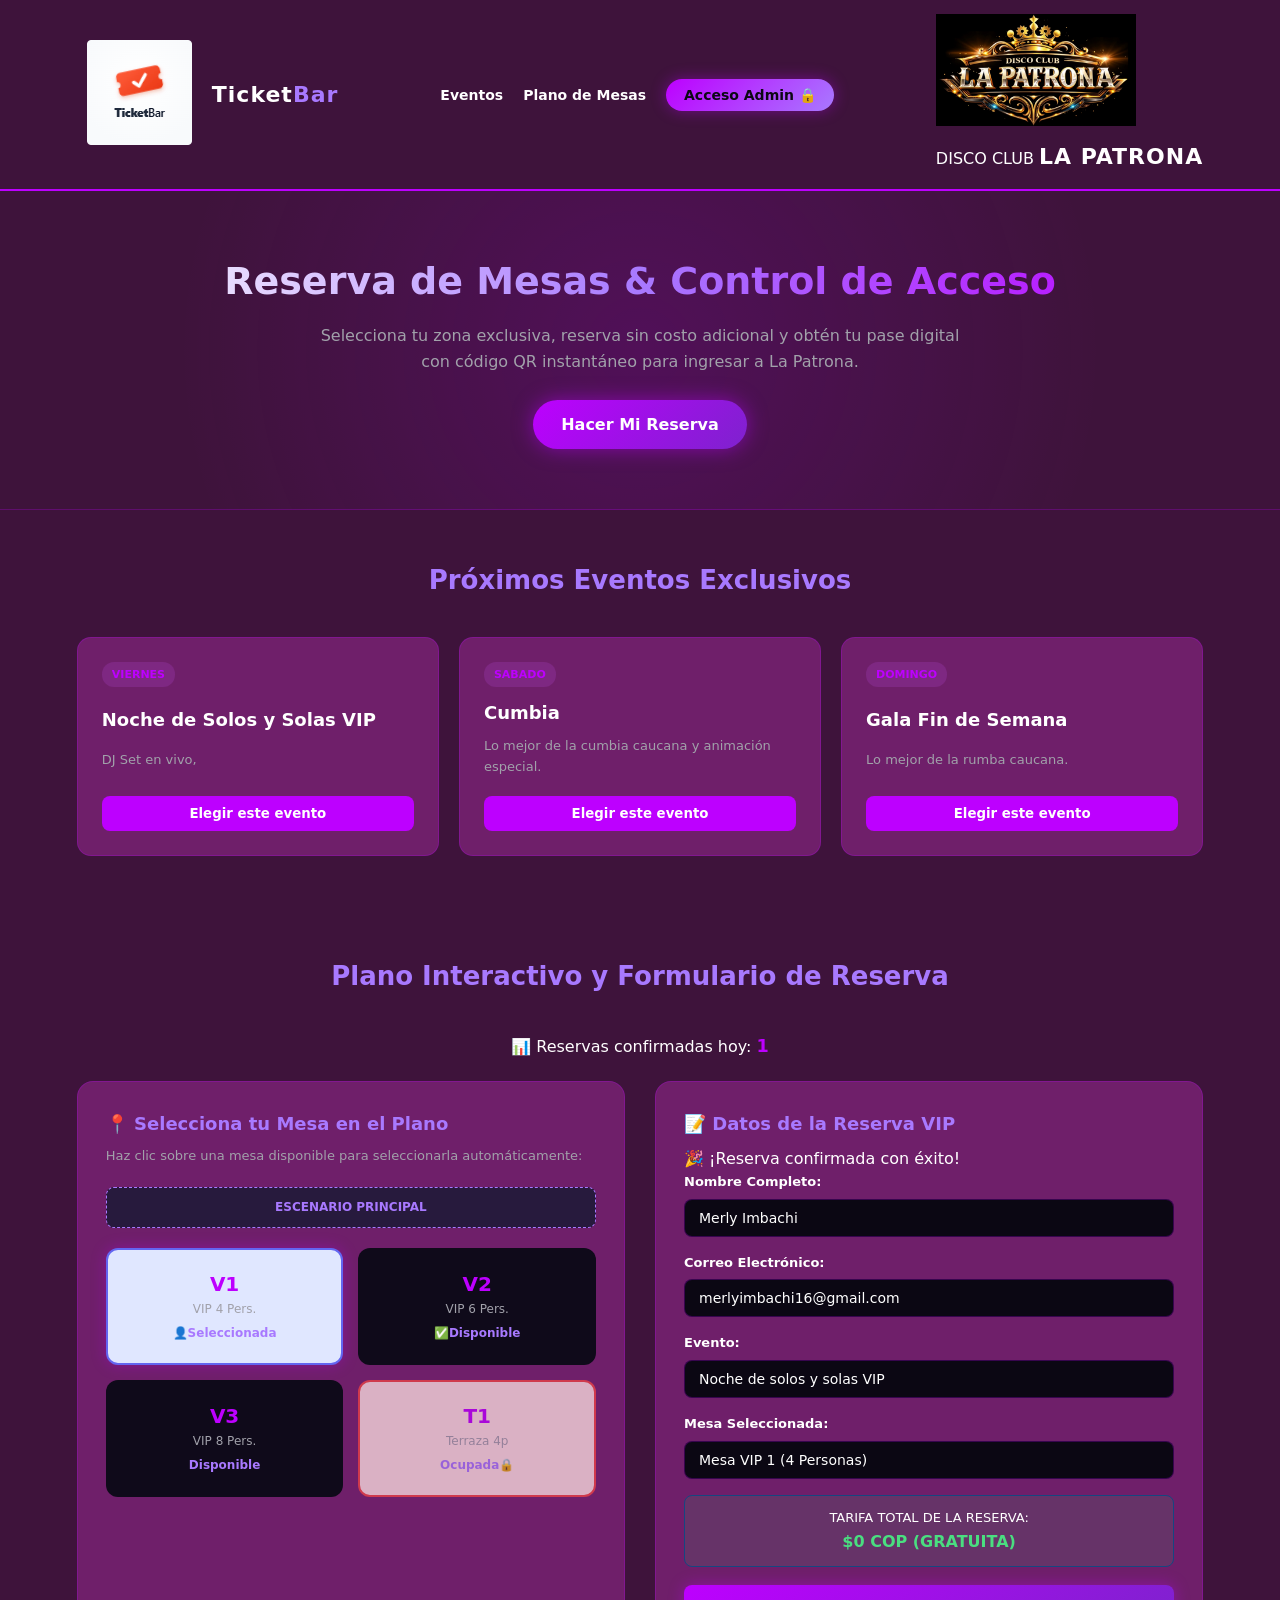
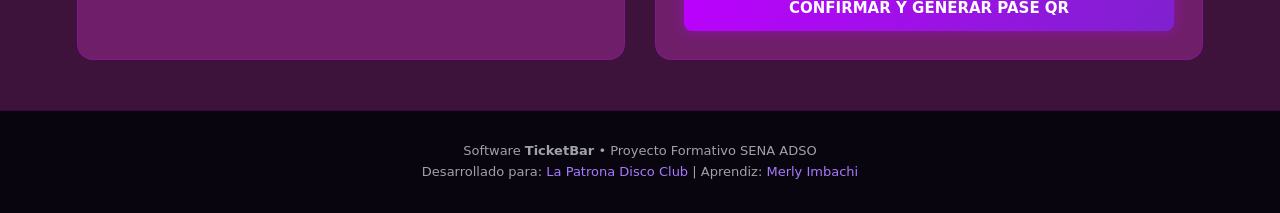
<file: index.html>
<!DOCTYPE html>
<html lang="es">
<head>
    <meta charset="UTF-8" />
    <meta name="viewport" content="width=device-width, initial-scale=1.0" />
    <title>TicketBar | La Patrona Disco Club</title>
    <link rel="stylesheet" href="styles.css" />
</head>
<body>

  <!-- ENCABEZADO Y NAVEGACIÓN -->
  <header>
    <div class="logo">
      <span class="logo-icon"><img src="screen.pgn.png" alt="Logo TicketBar"></span> 
      <div>
        <span class="brand-name">Ticket<span>Bar</span></span>
      </div>
    </div>
    <nav>
      <ul>
        <li><a href="#eventos">Eventos</a></li>
        <li><a href="#mesas">Plano de Mesas</a></li>
        <li><a href="login.html" class="btn-nav">Acceso Admin 🔒</a></li>
      </ul>
    </nav>
    <div class="Patrona-logo-container" style.css="display: flex; align-items: center; gap: 10px;">
        <span class="logo-icon"><img src="logo.pgn.png" alt="Logo La Patrona" style="width: 200px; height: auto;"></span>

        <div style.css="display: flex; flex-direction: column;">

    <span style.css="font-size: 12px; color: white; letter-spacing: 6px;">DISCO CLUB</span> 

    <span class="brand-name" style.css="font-size: 10px; color: white; font-family: inherit; font-weight: bold; letter-spacing: 15px;">LA PATRONA</span>
    <div>
    </div>
  </header>

  <!-- BANNER PRINCIPAL (HERO) -->
  <section class="hero">
    
    <h1>Reserva de Mesas & Control de Acceso</h1>
    <p>
      Selecciona tu zona exclusiva, reserva sin costo adicional </strong>
      y obtén tu pase digital con código QR instantáneo para ingresar a La Patrona.
    </p>
    <a href="#reservas" class="btn-primary">Hacer Mi Reserva</a>
  </section>

  <!-- SECCIÓN DE EVENTOS -->
  <section class="section" id="eventos">
    <h2 class="section-title">Próximos Eventos Exclusivos</h2>
    <div class="events-grid">
      <div class="event-card">
        <span class="tag-event">VIERNES</span>
        <h3>Noche de Solos y Solas VIP</h3>
        <p>DJ Set en vivo,</p>
        <button class="btn-select-event" onclick="seleccionarEvento('Noche de Solos y Solas VIP')">Elegir este evento</button>
      </div>
      <div class="event-card">
        <span class="tag-event">SABADO</span>
        <h3>Cumbia</h3>
        <p>Lo mejor de la cumbia caucana y animación especial.</p>
        <button class="btn-select-event" onclick="seleccionarEvento('Noche de Cumbia')">Elegir este evento</button>
      </div>
      <div class="event-card">
        <span class="tag-event">DOMINGO</span>
        <h3>Gala Fin de Semana </h3>
        <p>Lo mejor de la rumba caucana.</p>
        <button class="btn-select-event" onclick="seleccionarEvento('Gala Fin de Semana VIP')">Elegir este evento</button>
      </div>
    </div>
  </section>

  <!-- SECCIÓN INTERACTIVA: PLANO DE MESAS Y FORMULARIO -->
  <section class="section" id="reservas">
    <h2 class="section-title">Plano Interactivo y Formulario de Reserva</h2>
<div style="text-align: center; margin-bottom: 20px; color: #fff;">
    <span>📊 Reservas confirmadas hoy: <strong id="contadorReservas" style="color: #bd00ff; font-size: 1.1rem;">1</strong></span>
  </div>
  
    <div class="booking-container">
      
      <!-- PLANO DE MESAS (SELECCIÓN VISUAL) -->
      <div class="box-card" id="mesas">
        <h3>📍 Selecciona tu Mesa en el Plano</h3>
        <p class="hint-text">Haz clic sobre una mesa disponible para seleccionarla automáticamente:</p>
        
        <div class="stage-dj">ESCENARIO PRINCIPAL </div>

        <div class="tables-grid">
          <div class="table-item selected" id="table-VIP-1" onclick="seleccionarMesa('Mesa VIP 1 (4 Personas)', 'table-VIP-1')">
            <span class="table-id">V1</span>
            <span class="table-desc">VIP 4 Pers.</span>
            <span class="table-status">👤Seleccionada</span>
          </div>

          <div class="table-item" id="table-VIP-2" onclick="seleccionarMesa('Mesa VIP 2 (6 Personas)', 'table-VIP-2')">
            <span class="table-id">V2</span>
            <span class="table-desc">VIP 6 Pers.</span>
            <span class="table-status">✅Disponible</span>
          </div>

          <div class="table-item" id="table-VIP-3" onclick="seleccionarMesa('Mesa VIP 3 (8 Personas)', 'table-VIP-3')">
            <span class="table-id">V3</span>
            <span class="table-desc">VIP 8 Pers.</span>
            <span class="table-status"✅>Disponible</span>
          </div>

          <div class="table-item occupied" title="Mesa ya reservada por otro usuario">
            <span class="table-id">T1</span>
            <span class="table-desc">Terraza 4p</span>
            <span class="table-status">Ocupada🔒</span>
          </div>
        </div>
      </div>

      <!-- FORMULARIO DE RESERVA -->
      <div class="box-card">
        <h3>📝 Datos de la Reserva VIP</h3>
    
    <!-- BANNER DE CONFIRMACIÓN (Éxito) -->
    <div class="alert-success">
        🎉 ¡Reserva confirmada con éxito!
    </div>

        <form id="reservationForm">
          <div class="form-group">
            <label for="nombreCliente">Nombre Completo:</label>
            <input type="text" id="nombreCliente" class="input-error" placeholder="Ej: Merly Imbachi" value="Merly Imbachi" required />
          </div>

          <div class="form-group">
            <label for="correoCliente">Correo Electrónico:</label>
            <input type="email" id="correoCliente" placeholder="Ej: merlyimbachi16@gmail.com" value="merlyimbachi16@gmail.com" required />
          </div>

          <div class="form-group">
            <label for="eventoSeleccionado">Evento:</label>
            <input type="text" id="eventoSeleccionado" value="Noche de solos y solas VIP" readonly />
          </div>

          <div class="form-group">
            <label for="mesaSeleccionada">Mesa Seleccionada:</label>
            <input type="text" id="mesaSeleccionada" value="Mesa VIP 1 (4 Personas)" readonly />
          </div>

          <div class="price-box">
            <span>TARIFA TOTAL DE LA RESERVA:</span>
            <strong>$0 COP (GRATUITA)</strong>
          </div>

          <button type="submit" class="btn-submit">CONFIRMAR Y GENERAR PASE QR</button>
        </form>
      </div>

    </div>
  </section>

  <!-- RESULTADO: PASE DIGITAL DE ACCESO (QR) -->
  <section class="section" id="paseQRSection" style="display: none;">
    <div class="ticket-card">
      <div class="ticket-header">
        <h3>🎟️ ¡Pase de Acceso Confirmado!</h3>
        <p>Presenta este código en la entrada de La Patrona Disco Club</p>
      </div>

      <div class="qr-container" id="qrContainer">
        <!-- Código QR generado con JavaScript -->
      </div>

      <div class="ticket-details">
        <p><strong>Código de Reserva:</strong> <span id="resCodigo">PAT-7892</span></p>
        <p><strong>Titular:</strong> <span id="resNombre">Merly Imbachi</span></p>
        <p><strong>Evento:</strong> <span id="resEvento">Noche de solos y solas VIP</span></p>
        <p><strong>Ubicación:</strong> <span id="resMesa">Mesa VIP 1</span></p>
        <p class="costo-cero"><strong>Costo Total:</strong> $0 COP (Acceso VIP Confirmado)</p>
      </div>

      <button class="btn-print" onclick="window.print()">🖨️ Imprimir / Guardar Pase</button>
    </div>
  </section>

  <!-- PIE DE PÁGINA -->
  <footer>
    <p>Software <strong>TicketBar</strong> • Proyecto Formativo SENA ADSO</p>
    <p>Desarrollado para: <span>La Patrona Disco Club</span> | Aprendiz: <span>Merly Imbachi</span></p>
  </footer>

  <!-- SCRIPT JS -->
  <script src="proyecto.js"></script>
</body>
</html>
</file>
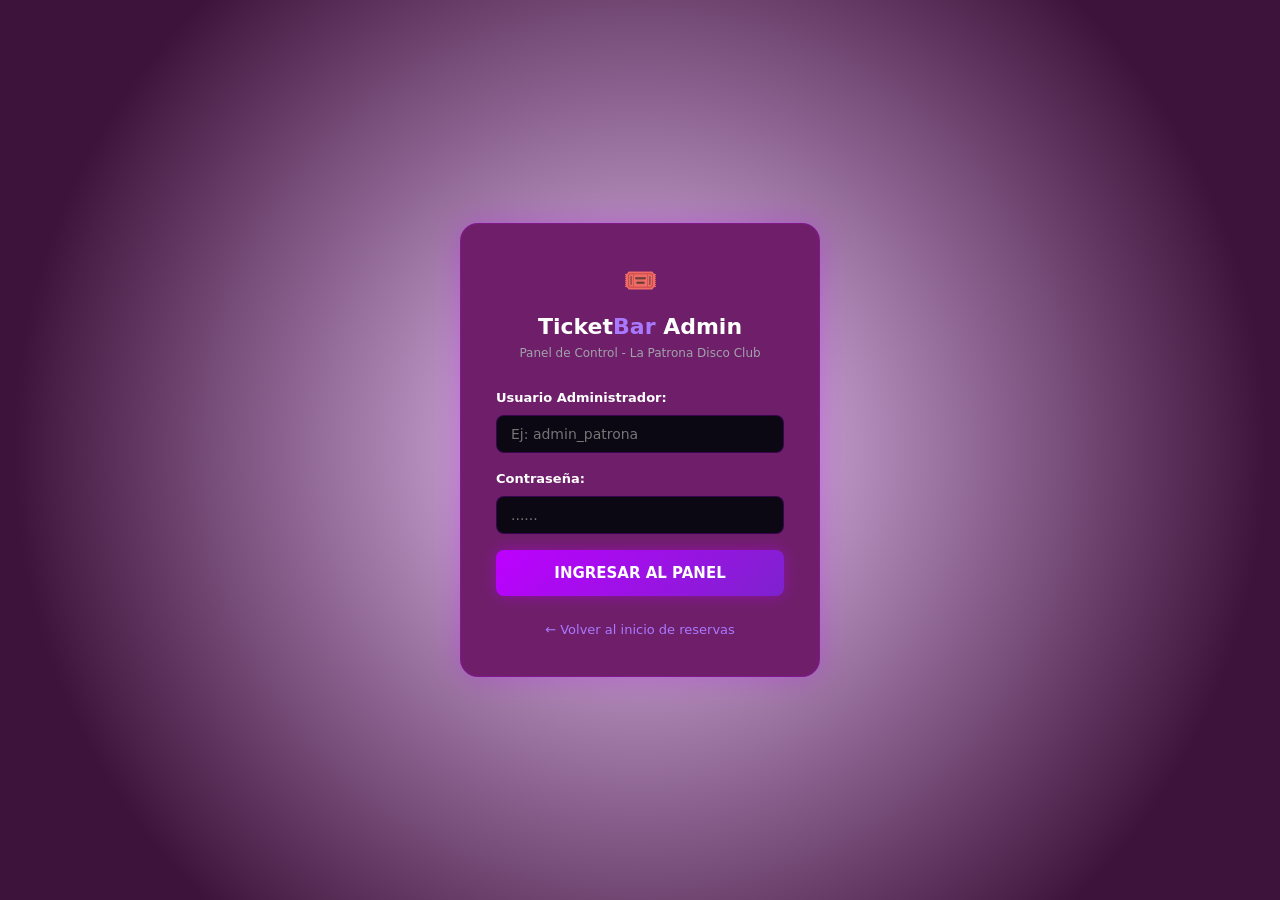
<file: login.html>
<!DOCTYPE html>
<html lang="es">
<head>
    <meta charset="UTF-8">
    <meta name="viewport" content="width=device-width, initial-scale=1.0">
    <title>Admin Login | TicketBar - La Patrona</title>
    <link rel="stylesheet" href="styles.css">
</head>
<body class="login-body">

  <div class="login-container">
    <div class="login-card">
      <div class="login-header">
        <span class="logo-icon">🎟️</span>
        <h2>Ticket<span>Bar</span> Admin</h2>
        <p>Panel de Control - La Patrona Disco Club</p>
      </div>

      <form id="loginForm">
        <div class="form-group">
          <label for="usuario">Usuario Administrador:</label>
          <input type="text" id="usuario" placeholder="Ej: admin_patrona" required />
        </div>

        <div class="form-group">
          <label for="password">Contraseña:</label>
          <input type="password" id="password" placeholder="......" required />
        </div>

        <button type="submit" class="btn-submit">INGRESAR AL PANEL</button>
      </form>

      <div class="login-footer">
        <a href="index.html">← Volver al inicio de reservas</a>
      </div>
    </div>
  </div>

  <script src="login.js"></script>
</body>
</html>
</file>
<file: styles.css>
/* ========================================================
   VARIABLES Y ESTILOS GLOBALES
   ======================================================== */
* {
  margin: 0;
  padding: 0;
  box-sizing: border-box;
  font-family: 'Segoe UI', system-ui, -apple-system, sans-serif;
  scroll-behavior: smooth;
}

:root {
  --bg-dark: #3e133b;
  --card-dark: #6f1f6a;
  --primary-purple: #bd00ff;
  --primary-cyan: #A879FF;
  --text-light: #ffffff;
  --text-muted: #a1a1aa;
  --border-color: rgba(189, 0, 255, 0.25);
  --success: #154781;
}

body {
  background-color: var(--bg-dark);
  color: var(--text-light);
  line-height: 1.6;
}

/* ========================================================
   HEADER / NAVEGACIÓN
   ======================================================== */
header {
  position: sticky;
  top: 0;
  z-index: 1000;
  display: flex;
  justify-content: space-between;
  align-items: center;
  padding: 14px 6%;
  background-color: #3e133b;rgba(12, 8, 20, 0.95);
  border-bottom: 2px solid var(--primary-purple);
  backdrop-filter: blur(10px);
}

.logo {
  display: flex;
  align-items: center;
  gap: 10px;
}

.logo-icon {
  font-size: 28px;
}

.brand-name {
  font-size: 22px;
  font-weight: 900;
  letter-spacing: 1px;
  color: #fff;
}

.brand-name span {
  color: var(--primary-cyan);
}

.brand-sub {
  display: block;
  font-size: 11px;
  color: var(--primary-purple);
  font-weight: bold;
}

nav ul {
  display: flex;
  list-style: none;
  gap: 20px;
  align-items: center;
}

nav a {
  color: var(--text-light);
  text-decoration: none;
  font-size: 14px;
  font-weight: 600;
  transition: color 0.2s;
}

nav a:hover {
  color: var(--primary-cyan);
}

.btn-nav {
  padding: 8px 18px;
  background: linear-gradient(135deg, var(--primary-purple), var(--primary-cyan));
  color: #0c0814 !important;
  border-radius: 30px;
  font-weight: bold;
  box-shadow: 0 0 15px rgba(189, 0, 255, 0.4);
}

/* ========================================================
   HERO / BANNER PRINCIPAL
   ======================================================== */
.hero {
  padding: 60px 6%;
  text-align: center;
  background: radial-gradient(circle at center, rgba(189, 0, 255, 0.15) 0%, transparent 70%);
  border-bottom: 1px solid var(--border-color);
}

.badge-sena {
  display: inline-block;
  padding: 5px 14px;
  background-color: rgba(0, 238, 252, 0.1);
  border: 1px solid var(--primary-cyan);
  color: var(--primary-cyan);
  border-radius: 20px;
  font-size: 12px;
  font-weight: 700;
  margin-bottom: 15px;
}

.hero h1 {
  font-size: 38px;
  margin-bottom: 12px;
  background: linear-gradient(90deg, #fff, var(--primary-cyan), var(--primary-purple));
  -webkit-background-clip: text;
  -webkit-text-fill-color: transparent;
}

.hero p {
  max-width: 650px;
  margin: 0 auto 25px auto;
  color: var(--text-muted);
  font-size: 16px;
}

.btn-primary {
  display: inline-block;
  padding: 12px 28px;
  background: linear-gradient(135deg, var(--primary-purple), #7e22ce);
  color: #fff;
  text-decoration: none;
  border-radius: 30px;
  font-weight: bold;
  box-shadow: 0 0 20px rgba(189, 0, 255, 0.5);
  transition: transform 0.2s;
}

.btn-primary:hover {
  transform: scale(1.05);
}

/* ========================================================
   SECCIONES Y TARJETAS
   ======================================================== */
.section {
  padding: 50px 6%;
}

.section-title {
  text-align: center;
  font-size: 26px;
  margin-bottom: 35px;
  color: var(--primary-cyan);
}

/* CARTELERA DE EVENTOS */
.events-grid {
  display: grid;
  grid-template-columns: repeat(auto-fit, minmax(260px, 1fr));
  gap: 20px;
}

.event-card {
  background: var(--card-dark);
  border: 1px solid var(--border-color);
  padding: 24px;
  border-radius: 14px;
  display: flex;
  flex-direction: column;
  justify-content: space-between;
}

.event-card.featured {
  border-color: var(--primary-cyan);
  box-shadow: 0 0 20px #d741e233;
}

.tag-event {
  display: inline-block;
  align-self: flex-start;
  padding: 4px 10px;
  border-radius: 12px;
  background: rgba(183, 77, 222, 0.2);
  color: var(--primary-purple);
  font-size: 11px;
  font-weight: bold;
  margin-bottom: 12px;
}

.tag-event.cyan {
  background: rgba(6, 224, 236, 0.2);
  color: var(--primary-cyan);
}

.event-card h3 {
  font-size: 18px;
  margin-bottom: 8px;
}

.event-card p {
  color: var(--text-muted);
  font-size: 13px;
  margin-bottom: 18px;
}

.btn-select-event {
  padding: 10px;
  background: var(--primary-purple);
  color: #fff;
  border: none;
  border-radius: 8px;
  font-weight: bold;
  cursor: pointer;
}

.btn-select-event.cyan {
  background: var(--primary-cyan);
  color: #0c0814;
}

/* CONTENEDOR DE RESERVAS Y PLANO */
.booking-container {
  display: grid;
  grid-template-columns: 1fr 1fr;
  gap: 30px;
}

.box-card {
  background: var(--card-dark);
  border: 1px solid var(--border-color);
  padding: 28px;
  border-radius: 16px;
}

.box-card h3 {
  color: var(--primary-cyan);
  margin-bottom: 8px;
  font-size: 18px;
}

.hint-text {
  color: var(--text-muted);
  font-size: 13px;
  margin-bottom: 20px;
}

/* PLANO DE MESAS */
.stage-dj {
  background: #271a3d;
  color: var(--primary-cyan);
  border: 1px dashed var(--primary-cyan);
  padding: 10px;
  text-align: center;
  font-weight: bold;
  font-size: 12px;
  border-radius: 8px;
  margin-bottom: 20px;
}

.tables-grid {
  display: grid;
  grid-template-columns: repeat(2, 1fr);
  gap: 15px;
}

.table-item {
  background: #0f0a1a;
  border: 2px solid rgba(255, 255, 255, 0.1);
  padding: 18px;
  border-radius: 12px;
  text-align: center;
  cursor: pointer;
  transition: all 0.2s;
}

.table-item:hover {
  border-color: var(--primary-purple);
  transform: translateY(-2px);
}

.table-item.selected {
  border-color: var(--primary-purple);
  background: rgba(189, 0, 255, 0.15);
  box-shadow: 0 0 15px rgba(189, 0, 255, 0.3);
}

.table-item.occupied {
  opacity: 0.4;
  cursor: not-allowed;
  border-color: #52525b;
}

.table-id {
  display: block;
  font-size: 20px;
  font-weight: 900;
  color: var(--primary-purple);
}

.table-desc {
  display: block;
  font-size: 12px;
  color: var(--text-muted);
}

.table-status {
  display: inline-block;
  margin-top: 6px;
  font-size: 11px;
  font-weight: bold;
  color: var(--primary-cyan);
}

/* FORMULARIO */
.form-group {
  margin-bottom: 16px;
}

.form-group label {
  display: block;
  font-size: 13px;
  font-weight: 600;
  margin-bottom: 6px;
}

.form-group input {
  width: 100%;
  padding: 10px 14px;
  background: #0b0713;
  border: 1px solid var(--border-color);
  color: #fff;
  border-radius: 8px;
  font-size: 14px;
  outline: none;
}

.form-group input:focus {
  border-color: var(--primary-cyan);
}

.price-box {
  background: rgba(34, 197, 94, 0.12);
  border: 1px solid var(--success);
  padding: 12px;
  border-radius: 8px;
  margin-bottom: 18px;
  text-align: center;
  font-size: 13px;
}

.price-box strong {
  display: block;
  font-size: 16px;
  color: #4ade80;
}

.btn-submit {
  width: 100%;
  padding: 14px;
  background: linear-gradient(135deg, var(--primary-purple), #7e22ce);
  color: #fff;
  border: none;
  border-radius: 8px;
  font-weight: bold;
  font-size: 15px;
  cursor: pointer;
  box-shadow: 0 0 15px rgba(189, 0, 255, 0.4);
}

.btn-submit:hover {
  filter: brightness(1.1);
}

/* ========================================================
   PASE QR CONFIRMADO
   ======================================================== */
.ticket-card {
  max-width: 480px;
  margin: 0 auto;
  background: #ffffff;
  color: #0c0814;
  border-radius: 18px;
  padding: 30px;
  text-align: center;
  box-shadow: 0 0 35px rgba(189, 0, 255, 0.3);
}

.ticket-header h3 {
  color: var(--primary-purple);
  font-size: 20px;
  margin-bottom: 4px;
}

.ticket-header p {
  font-size: 13px;
  color: #52525b;
  margin-bottom: 20px;
}

.qr-container {
  display: flex;
  justify-content: center;
  margin-bottom: 20px;
}

.qr-svg {
  width: 140px;
  height: 140px;
  padding: 8px;
  background: #fff;
  border: 2px solid #0c0814;
  border-radius: 12px;
}

.ticket-details {
  text-align: left;
  background: #f4f4f5;
  padding: 15px;
  border-radius: 10px;
  font-size: 13px;
  margin-bottom: 20px;
}

.ticket-details p {
  margin-bottom: 6px;
}

.costo-cero {
  color:#1f1f23;
  font-size: 14px;
  border-top: 1px dashed #d4d4d8;
  padding-top: 8px;
}

.btn-print {
  padding: 10px 20px;
  background: #0c0814;
  color: #fff;
  border: none;
  border-radius: 8px;
  cursor: pointer;
  font-weight: bold;
}

/* ========================================================
   FOOTER
   ======================================================== */
footer {
  text-align: center;
  padding: 30px 6%;
  background: #08050e;
  border-top: 1px solid var(--border-color);
  color: var(--text-muted);
  font-size: 13px;
}

footer span {
  color: var(--primary-cyan);
}

/* RESPONSIVE */
@media (max-width: 768px) {
  .booking-container {
    grid-template-columns: 1fr;
  }
  nav ul {
    display: none;
  }
}

/* ==========================================================
   ESTADOS DE INTERACCIÓN Y ACCESIBILIDAD PARA LAS MESAS
   ========================================================== */

/* Estado base de la mesa con transición suave */
.table-item {
  cursor: pointer;
  transition: all 0.2s ease-in-out;
  border: 2px solid transparent;
}

/* Estado Hover (Al pasar el ratón por encima) */
.table-item:hover {
  transform: translateY(-2px);
  box-shadow: 0 4px 12px rgba(0, 0, 0, 0.15);
}

/* Estado Seleccionado */
.table-item.selected {
  border-color: #6366f1;
  background-color: #e0e7ff;
}

/* Estado Ocupado / Deshabilitado */
.table-item.occupied {
  background-color: #fee2e2;
  border-color: #ef4444;
  opacity: 0.75;
  cursor: not-allowed;
}

/* Estilo para el texto de estado y accesibilidad */
.table-status {
  font-size: 0.75rem;
  font-weight: 600;
  margin-top: 4px;
}

/* ========================================================
   ESTILOS PARA LA VISTA DE LOGIN ADMIN
   ======================================================== */
.login-body {
  display: flex;
  justify-content: center;
  align-items: center;
  height: 100vh;
  background: radial-gradient(circle at center, rgba(189, 0, 255, 0.2) 0%, var(--bg-dark) 80%);
}

.login-container {
  width: 100%;
  max-width: 400px;
  padding: 20px;
}

.login-card {
  background: var(--card-dark);
  border: 1px solid var(--border-color);
  padding: 35px;
  border-radius: 18px;
  box-shadow: 0 0 30px rgba(189, 0, 255, 0.3);
}

.login-header {
  text-align: center;
  margin-bottom: 25px;
}

.login-header h2 {
  font-size: 22px;
  color: #fff;
  margin-top: 5px;
}

.login-header span {
  color: var(--primary-cyan);
}

.login-header p {
  font-size: 12px;
  color: var(--text-muted);
}

.login-footer {
  text-align: center;
  margin-top: 20px;
}

.login-footer a {
  font-size: 13px;
  color: var(--primary-cyan);
  text-decoration: none;
}

.login-footer a:hover {
  text-decoration: underline;
}
</file>
